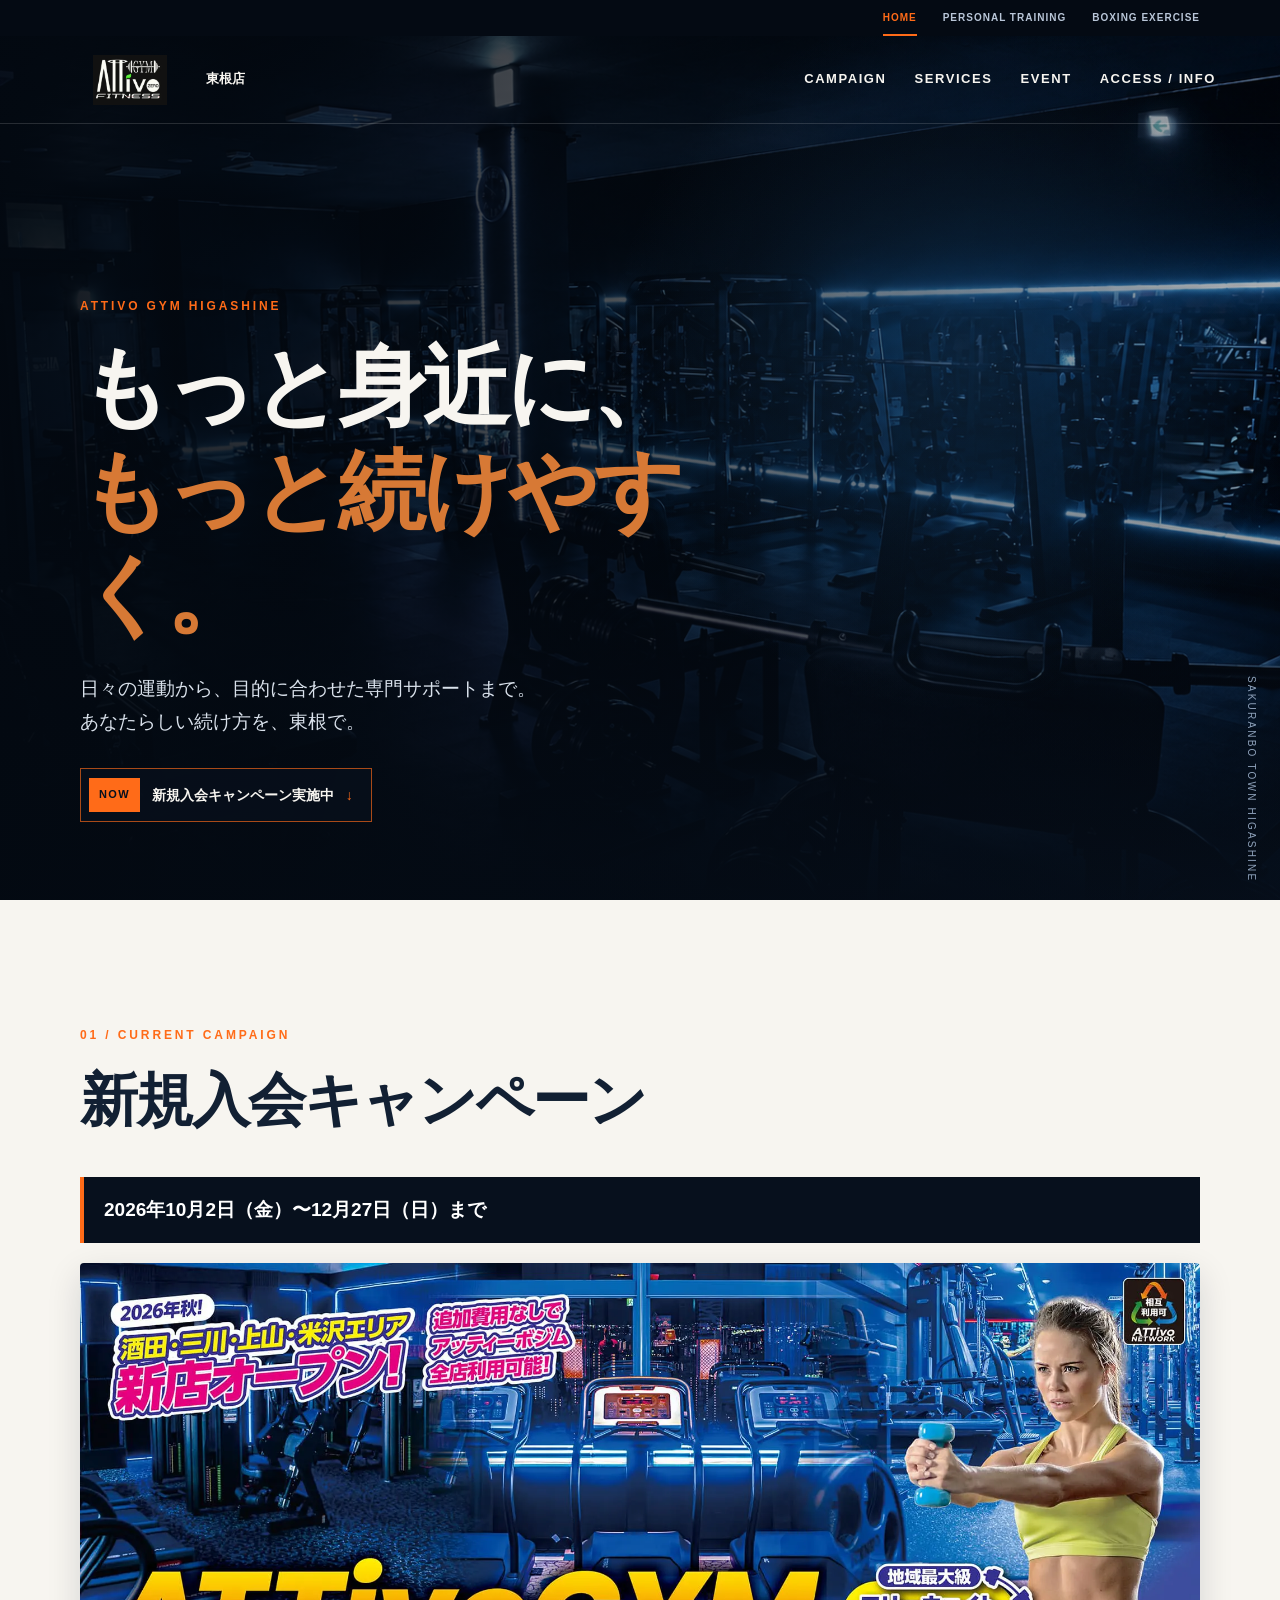
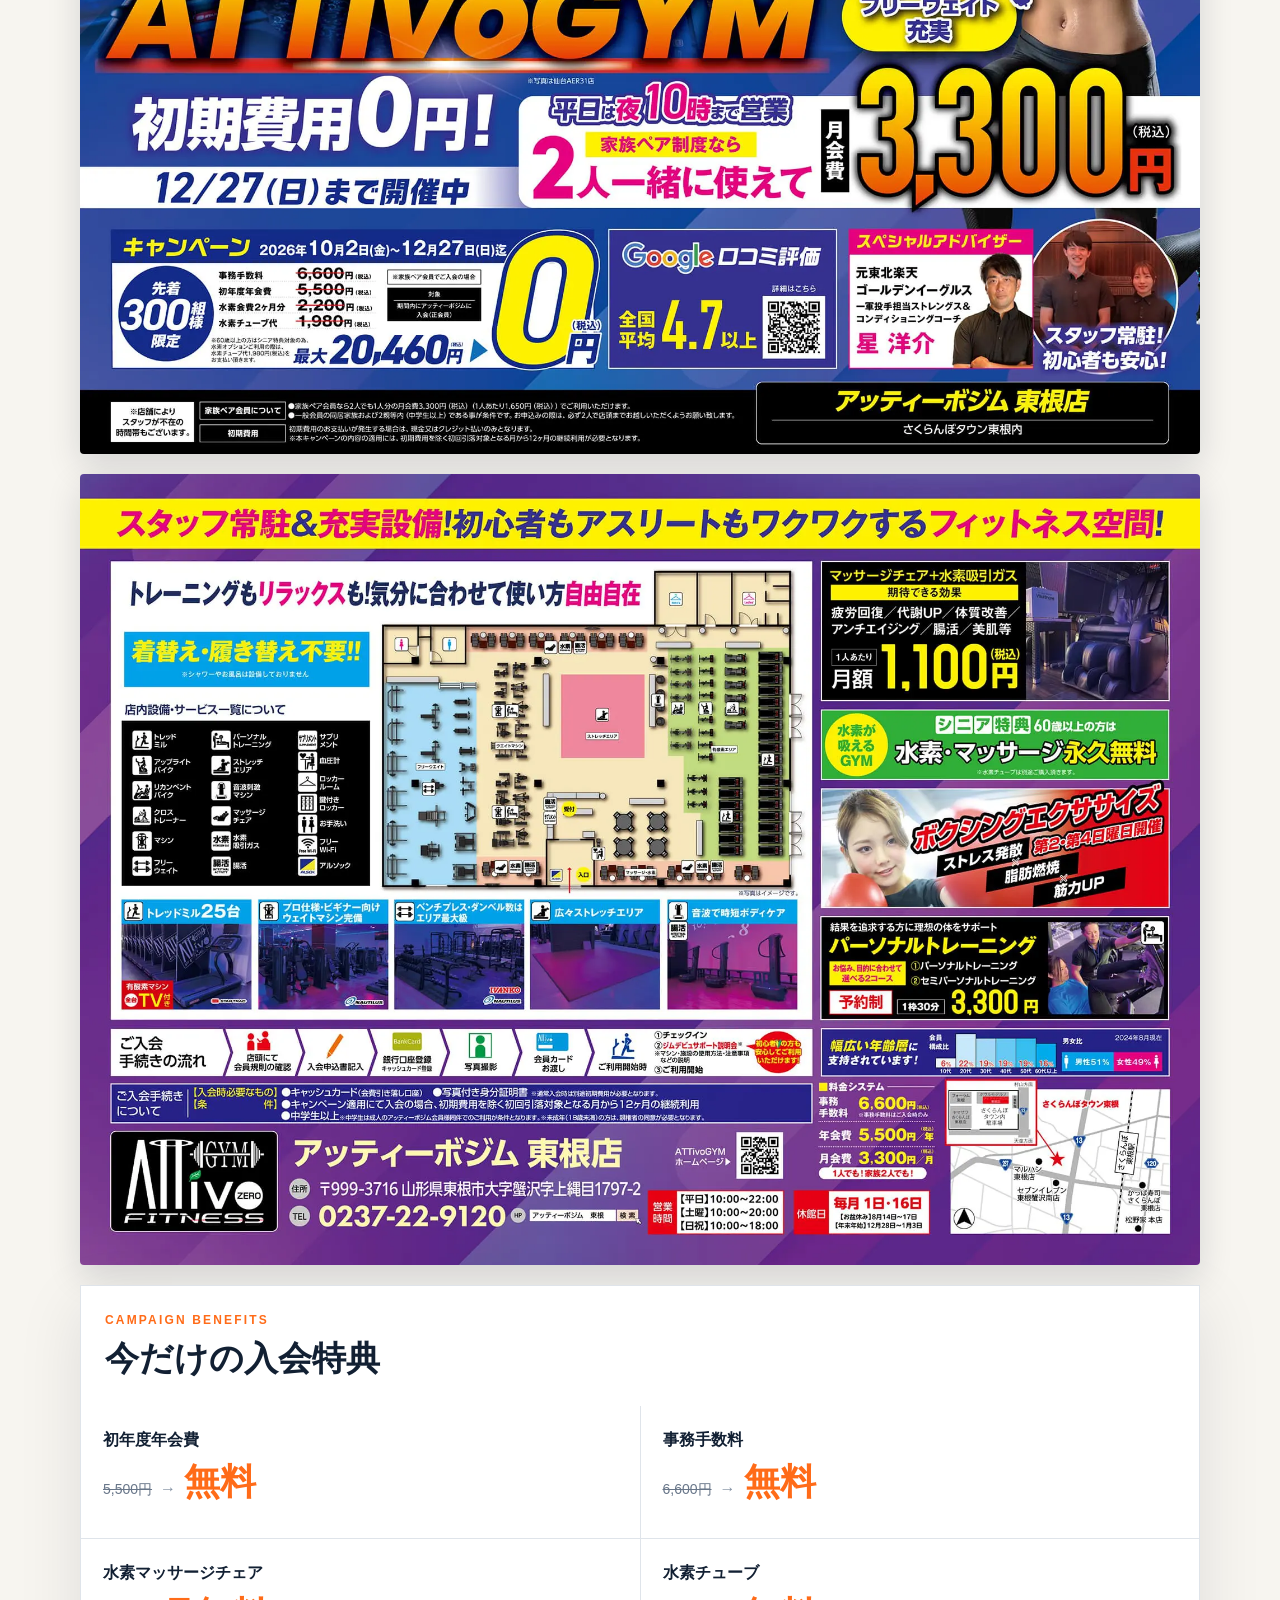
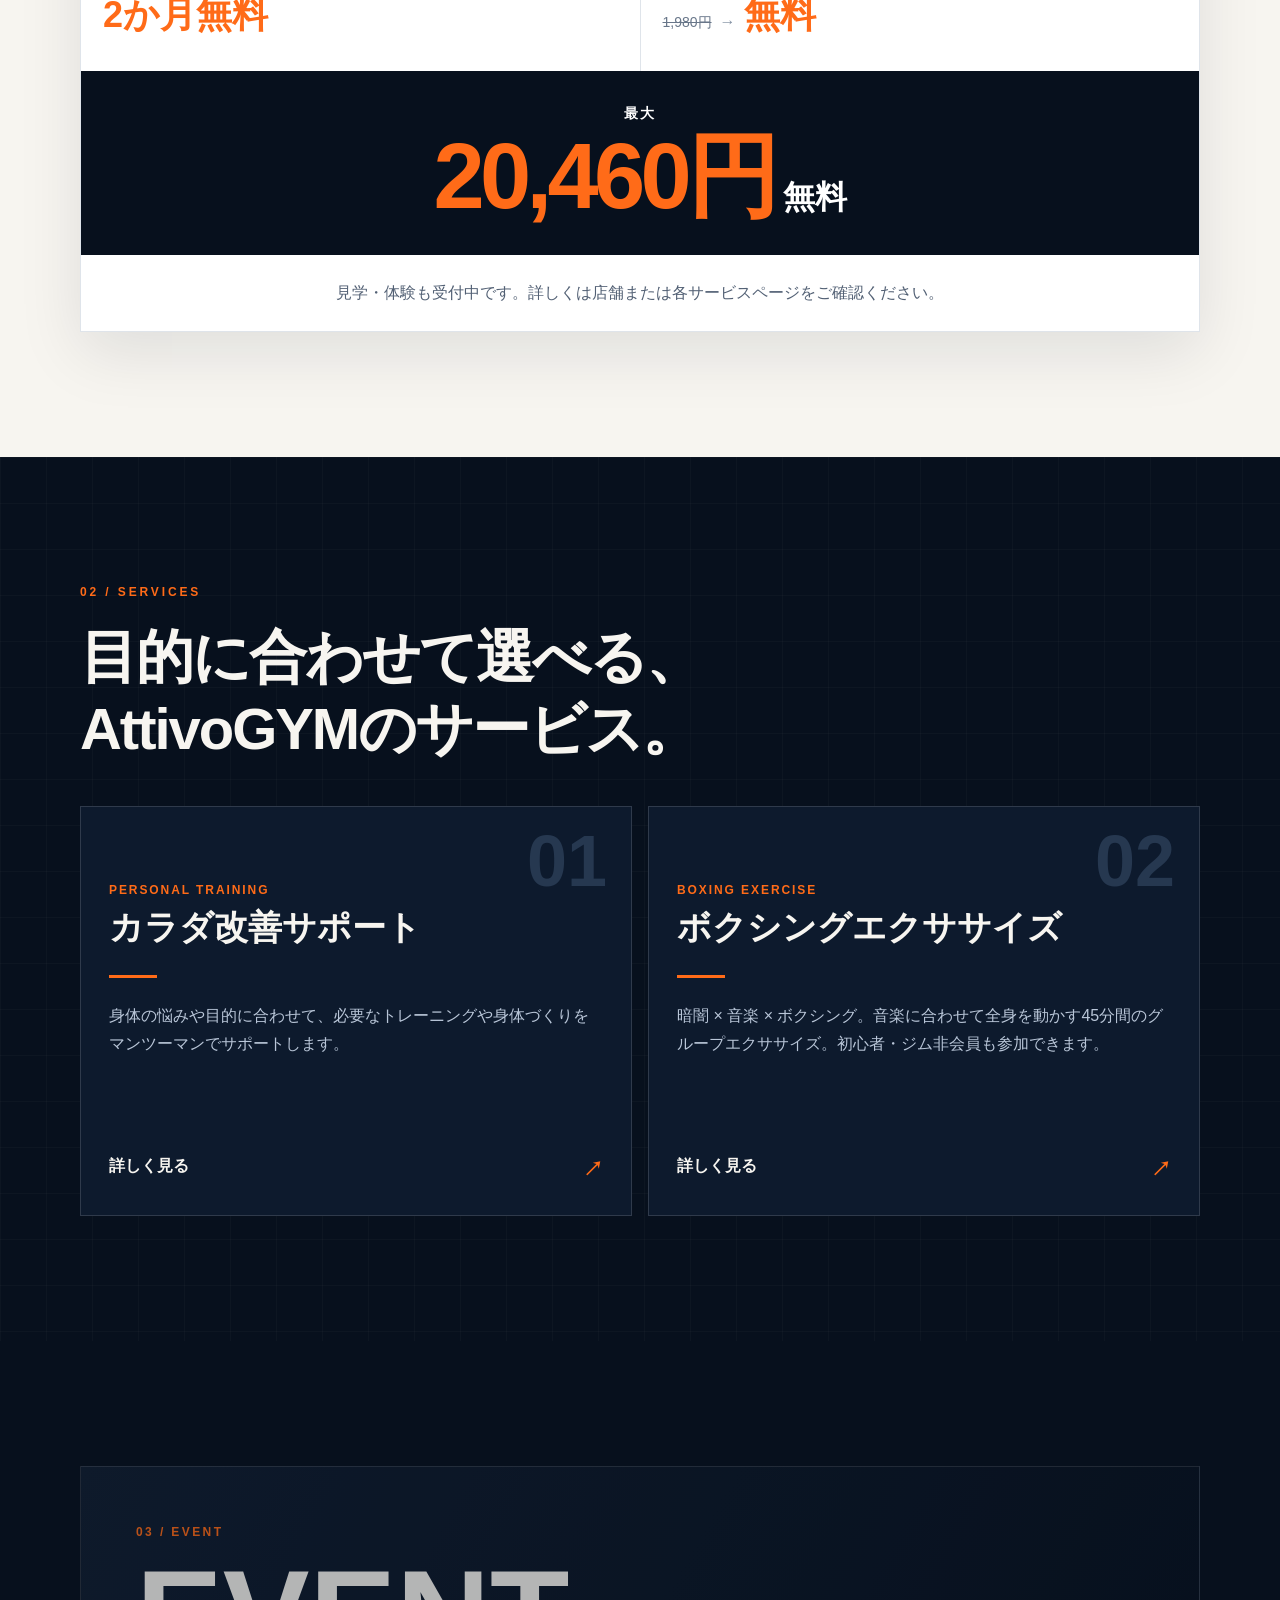
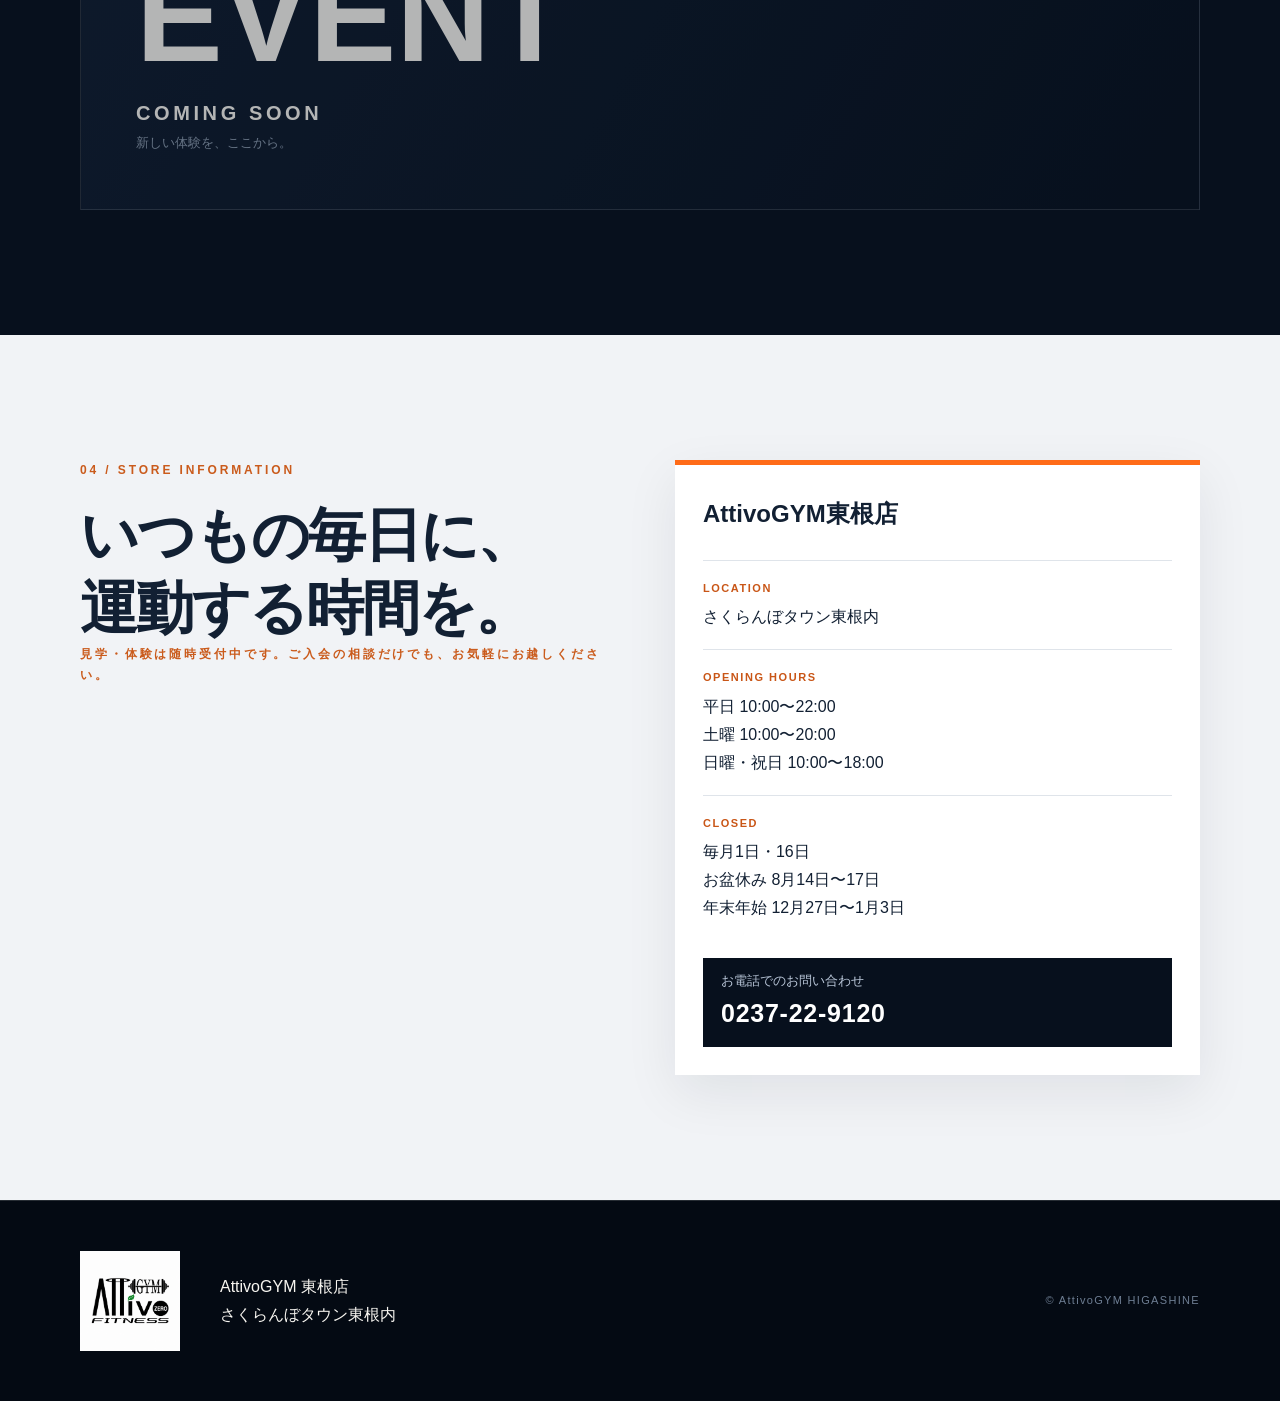
<file: index.html>
<!doctype html>
<html lang="ja">
<head>
  <meta charset="utf-8">
  <meta name="viewport" content="width=device-width, initial-scale=1">
  <meta name="theme-color" content="#07101d">
  <meta name="description" content="山形県東根市のAttivoGYM東根店。月会費3,300円から利用できるフィットネスジム。パーソナルトレーニングやボクシングエクササイズも実施しています。見学・体験受付中。">
  <meta property="og:title" content="AttivoGYM東根店">
  <meta property="og:description" content="山形県東根市のフィットネスジム。目的に合わせたサービスを提供しています。">
  <meta property="og:type" content="website">
  <meta property="og:image" content="assets/images/gym-interior.png">
  <title>AttivoGYM東根店｜山形県東根市のフィットネスジム</title>
  <link rel="stylesheet" href="css/style.css">
  <script src="js/config.js" defer></script>
  <script src="js/main.js" defer></script>
</head>
<body>
  <a class="skip-link" href="#main">本文へ移動</a>
  <nav class="network-nav" aria-label="AttivoGYMサイトナビゲーション">
    <button class="network-nav__toggle" type="button" aria-expanded="false" aria-controls="network-nav-links">ATTIVO MENU <span aria-hidden="true">＋</span></button>
    <div class="network-nav__links" id="network-nav-links">
      <a href="https://attivogym-main.netlify.app/" aria-current="page">HOME</a>
      <a href="https://attivogym.netlify.app/">PERSONAL TRAINING</a>
      <a href="https://attivogym-box.netlify.app/">BOXING EXERCISE</a>
    </div>
  </nav>
  <header class="site-header" id="home">
    <a class="brand" href="#home" aria-label="AttivoGYM東根店 ホーム">
      <img src="assets/images/logo.png" width="476" height="312" alt="AttivoGYM ZERO FITNESS">
      <span>東根店</span>
    </a>
    <button class="menu-button" type="button" aria-expanded="false" aria-controls="global-nav"><span></span><span></span><span></span><span class="sr-only">メニュー</span></button>
    <nav class="global-nav" id="global-nav" aria-label="メインナビゲーション">
      <a href="#campaign">CAMPAIGN</a><a href="#services">SERVICES</a><a href="#event">EVENT</a><a href="#access">ACCESS / INFO</a>
    </nav>
  </header>

  <main id="main">
    <section class="hero" aria-labelledby="hero-title">
      <div class="hero__content">
        <p class="eyebrow">ATTIVO GYM HIGASHINE</p>
        <h1 id="hero-title">もっと身近に、<br><span>もっと続けやすく。</span></h1>
        <p class="hero__lead">日々の運動から、目的に合わせた専門サポートまで。<br>あなたらしい続け方を、東根で。</p>
        <a class="hero__campaign" href="#campaign"><span>NOW</span> 新規入会キャンペーン実施中 <b>↓</b></a>
      </div>
      <p class="hero__location">SAKURANBO TOWN HIGASHINE</p>
    </section>

    <section class="section campaign" id="campaign" aria-labelledby="campaign-heading">
      <div class="container">
        <header class="section-heading"><p>01 / CURRENT CAMPAIGN</p><h2 id="campaign-heading">新規入会キャンペーン</h2></header>
        <div id="campaign-content" aria-live="polite"></div>
      </div>
    </section>

    <section class="section services" id="services" aria-labelledby="services-heading">
      <div class="container">
        <header class="section-heading"><p>02 / SERVICES</p><h2 id="services-heading">目的に合わせて選べる、<br>AttivoGYMのサービス。</h2></header>
        <div class="service-grid" id="service-grid"></div>
      </div>
    </section>

    <section class="section event" id="event" aria-labelledby="event-heading">
      <div class="container"><div id="event-content"></div></div>
    </section>

    <section class="section access" id="access" aria-labelledby="access-heading">
      <div class="container access__grid">
        <header class="section-heading"><p>04 / STORE INFORMATION</p><h2 id="access-heading">いつもの毎日に、<br>運動する時間を。</h2><p class="section-heading__copy">見学・体験は随時受付中です。ご入会の相談だけでも、お気軽にお越しください。</p></header>
        <div class="info-card">
          <h3>AttivoGYM東根店</h3>
          <dl id="store-info"></dl>
          <a class="phone-link" href="tel:0237229120"><small>お電話でのお問い合わせ</small><span>0237-22-9120</span></a>
        </div>
      </div>
    </section>
  </main>

  <footer class="site-footer"><div class="container"><img src="assets/images/footer-logo.png" width="1254" height="1254" alt="AttivoGYM ZERO FITNESS"><div><p>AttivoGYM 東根店</p><p>さくらんぼタウン東根内</p></div><p class="copyright">© AttivoGYM HIGASHINE</p></div></footer>
</body>
</html>
</file>
<file: css/style.css>
﻿:root{--navy:#07101d;--navy-2:#0d1a2d;--ink:#122033;--orange:#ff6b18;--orange-soft:#d77935;--white:#f7f5f0;--muted:#b9c6d8;--line:rgba(255,255,255,.14);--max:1120px}
*{box-sizing:border-box}
html{scroll-behavior:smooth;scroll-padding-top:76px}
body{margin:0;background:var(--navy);color:var(--white);font-family:"Helvetica Neue","Noto Sans JP","Yu Gothic",Arial,sans-serif;font-size:16px;line-height:1.75;overflow-x:hidden}
img{display:block;max-width:100%}
a{color:inherit}
.sr-only{position:absolute;width:1px;height:1px;padding:0;margin:-1px;overflow:hidden;clip:rect(0,0,0,0);white-space:nowrap;border:0}
.skip-link{position:fixed;left:1rem;top:-100px;z-index:1000;background:#fff;color:#07101d;padding:.75rem 1rem}
.skip-link:focus{top:1rem}
.container{width:min(calc(100% - 40px),var(--max));margin-inline:auto}
.network-nav{position:absolute;z-index:40;inset:0 0 auto;height:36px;background:#040a13;border-bottom:1px solid rgba(255,255,255,.12);font-size:10px;font-weight:800;letter-spacing:.1em}
.network-nav__toggle{width:100%;height:36px;padding:0 20px;display:flex;align-items:center;justify-content:space-between;border:0;background:transparent;color:#fff;font:inherit;letter-spacing:inherit;cursor:pointer}
.network-nav__links{display:none;background:#040a13;padding:8px 20px 16px;border-bottom:1px solid rgba(255,255,255,.12)}
.network-nav__links.is-open{display:grid}
.network-nav__links a{min-height:44px;display:flex;align-items:center;color:#b9c6d8;text-decoration:none;border-bottom:1px solid rgba(255,255,255,.1)}
.network-nav__links a[aria-current="page"]{color:var(--orange)}
.network-nav :focus-visible{outline:2px solid #fff;outline-offset:-3px}
.site-header{position:absolute;z-index:20;top:36px;left:0;width:100%;height:76px;padding:10px 20px;display:flex;align-items:center;justify-content:space-between;border-bottom:1px solid var(--line)}
.brand{display:flex;align-items:center;gap:10px;text-decoration:none;font-weight:800;font-size:13px}
.brand img{width:112px;height:50px;object-fit:contain}
.menu-button{width:48px;height:48px;border:0;background:transparent;display:grid;place-content:center;gap:5px;color:#fff;cursor:pointer}
.menu-button>span:not(.sr-only){display:block;width:25px;height:2px;background:currentColor;transition:.2s}
.global-nav{position:fixed;inset:76px 0 auto;display:none;background:rgba(7,16,29,.98);padding:20px;border-bottom:1px solid var(--line)}
.global-nav.is-open{display:grid}
.global-nav a{min-height:52px;display:flex;align-items:center;border-bottom:1px solid var(--line);font-size:13px;font-weight:800;letter-spacing:.12em;text-decoration:none}
.hero{position:relative;min-height:100svh;display:flex;align-items:flex-end;padding:130px 20px 64px;background:linear-gradient(90deg,rgba(3,9,17,.94) 0%,rgba(3,9,17,.67) 55%,rgba(3,9,17,.28) 100%),linear-gradient(0deg,rgba(7,16,29,.98),transparent 45%),url("../assets/images/gym-interior.png") center/cover no-repeat}
.hero::before{content:"";position:absolute;inset:0;background:radial-gradient(circle at 75% 40%,rgba(54,141,218,.18),transparent 32%);pointer-events:none}
.hero__content{position:relative;z-index:1;width:min(100%,var(--max));margin-inline:auto}
.eyebrow,.section-heading>p{margin:0 0 18px;color:var(--orange);font-weight:800;font-size:12px;letter-spacing:.24em}
.hero h1{margin:0;max-width:760px;font-size:clamp(42px,10vw,88px);line-height:1.18;letter-spacing:-.045em}
.hero h1 span{color:var(--orange-soft)}
.hero__lead{margin:25px 0 30px;color:#d9e1eb;font-size:clamp(16px,2.2vw,19px)}
.hero__campaign{width:fit-content;min-height:54px;display:flex;align-items:center;gap:12px;padding:7px 18px 7px 8px;border:1px solid rgba(255,107,24,.65);background:rgba(7,16,29,.72);text-decoration:none;font-size:14px;font-weight:700}
.hero__campaign span{padding:7px 10px;background:var(--orange);color:var(--navy);font-size:11px;letter-spacing:.12em}
.hero__campaign b{color:var(--orange)}
.hero__location{position:absolute;right:20px;bottom:18px;margin:0;color:#8fa2bb;font-size:10px;letter-spacing:.22em;writing-mode:vertical-rl}
.section{padding:90px 0}
.section-heading{margin-bottom:40px}
.section-heading h2{margin:0;font-size:clamp(32px,7vw,58px);line-height:1.25;letter-spacing:-.035em}
.section-heading__copy{max-width:560px;margin-top:25px;color:var(--muted)}
.campaign{background:var(--white);color:var(--ink)}
.campaign-card{display:grid;gap:20px}
.campaign-card__period{margin:0;padding:18px 20px;background:var(--navy);color:#fff;border-left:4px solid var(--orange);font-size:clamp(15px,4vw,19px);font-weight:800;line-height:1.6}
.campaign-visuals{display:grid;gap:20px}
.campaign-visuals img{width:100%;height:auto;border-radius:4px;box-shadow:0 12px 34px rgba(11,24,41,.14)}
.campaign-details{overflow:hidden;background:#fff;border:1px solid #dfe4ea;box-shadow:0 20px 60px rgba(11,24,41,.1)}
.campaign-details__heading{padding:24px}
.campaign-details__heading p{margin:0;color:var(--orange);font-size:12px;font-weight:800;letter-spacing:.18em}
.campaign-details__heading h4{margin:5px 0 0;font-size:clamp(23px,6vw,34px);line-height:1.35}
.benefit-grid{display:grid;grid-template-columns:1fr;gap:1px;background:#dfe4ea}
.benefit{min-height:112px;padding:20px 22px;background:#fff}
.benefit p,.benefit small,.benefit strong{margin:0}
.benefit p{display:block;margin-bottom:5px;font-weight:800}
.benefit small{color:#687689;font-size:14px;text-decoration-line:line-through}
.benefit span{margin:0 8px;color:#8290a2}
.benefit strong{color:var(--orange);font-size:clamp(24px,7vw,36px);line-height:1.25}
.discount{display:flex;align-items:baseline;justify-content:center;flex-wrap:wrap;padding:30px 18px;background:var(--navy);color:#fff}
.discount p{width:100%;margin:0 0 4px;text-align:center;font-size:14px;font-weight:800;letter-spacing:.12em}
.discount strong{color:var(--orange);font-size:clamp(48px,14vw,92px);line-height:1;letter-spacing:-.05em}
.discount span{margin-left:8px;font-size:clamp(20px,5vw,32px);font-weight:900}
.campaign-card__message{margin:0;padding:24px;color:#526074;text-align:center}
.campaign-empty{padding:40px;background:#fff;border-left:5px solid var(--orange)}
.services{background:var(--navy);background-image:linear-gradient(rgba(255,255,255,.025) 1px,transparent 1px),linear-gradient(90deg,rgba(255,255,255,.025) 1px,transparent 1px);background-size:46px 46px}
.service-grid{display:grid;gap:16px}
.service-card{position:relative;min-height:410px;padding:28px;display:flex;flex-direction:column;background:var(--navy-2);border:1px solid var(--line);text-decoration:none;transition:transform .25s,border-color .25s}
.service-card:hover{transform:translateY(-5px);border-color:var(--orange)}
.service-card:focus-visible,.hero__campaign:focus-visible,.global-nav a:focus-visible,.phone-link:focus-visible{outline:3px solid #fff;outline-offset:4px}
.service-card__number{position:absolute;right:24px;top:18px;color:#263850;font-size:72px;font-weight:900;line-height:1}
.service-card>p:first-of-type{position:relative;margin:45px 0 4px;color:var(--orange);font-size:12px;font-weight:800;letter-spacing:.16em}
.service-card h3{position:relative;margin:0;font-size:clamp(25px,5vw,34px);line-height:1.35}
.service-card__line{width:48px;height:3px;margin:24px 0;background:var(--orange)}
.service-card .service-card__description{margin:0;color:var(--muted)}
.service-card__cta{margin-top:auto;padding-top:25px;font-weight:800}
.service-card__cta b{float:right;color:var(--orange);font-size:20px}
.event{padding-top:0}
.event-card{position:relative;min-height:300px;padding:34px;display:flex;flex-direction:column;justify-content:center;background:linear-gradient(120deg,#111e31,#07101d);border:1px solid var(--line);text-decoration:none}
.event-card>span{color:var(--orange);font-size:12px;font-weight:800;letter-spacing:.2em}
.event-card h2{margin:8px 0 0;font-size:clamp(55px,15vw,130px);line-height:1}
.event-card>p{margin:15px 0 0;font-size:20px;font-weight:800;letter-spacing:.18em}
.event-card>small{color:#8998ab}
.event-card.is-disabled{cursor:not-allowed;opacity:.72}
.access{background:#f1f3f6;color:var(--ink)}
.access .section-heading>p{color:#ca5b1c}
.info-card{padding:28px;background:#fff;border-top:5px solid var(--orange);box-shadow:0 18px 50px rgba(11,24,41,.08)}
.info-card h3{margin:0 0 25px;font-size:24px}
.info-card dl{margin:0}
.info-card dl>div{padding:18px 0;border-top:1px solid #dfe4ea}
.info-card dt{color:#c95617;font-size:11px;font-weight:800;letter-spacing:.14em}
.info-card dd{margin:5px 0 0}
.phone-link{margin-top:18px;min-height:74px;padding:11px 18px;display:flex;flex-direction:column;justify-content:center;background:var(--navy);color:#fff;text-decoration:none}
.phone-link small{color:var(--muted)}
.phone-link span{font-size:25px;font-weight:800;letter-spacing:.03em}
.site-footer{padding:50px 0;background:#040a13;border-top:1px solid var(--line)}
.site-footer .container{display:grid;grid-template-columns:100px 1fr;align-items:center;gap:20px}
.site-footer img{width:100px;height:auto;object-fit:contain}
.site-footer p{margin:0}
.copyright{grid-column:1/-1;padding-top:25px;color:#6e7e93;font-size:11px;letter-spacing:.12em}
@media(min-width:760px){.site-header{height:88px;padding-inline:5vw}
.brand img{width:132px}
.menu-button{display:none}
.global-nav{position:static;display:flex;background:none;padding:0;border:0;gap:28px}
.global-nav a{min-height:44px;border:0}
.hero{padding:160px 5vw 78px}
.container{width:min(calc(100% - 10vw),var(--max))}
.section{padding:125px 0}
.benefit-grid{grid-template-columns:repeat(2,1fr)}
.benefit{min-height:132px}
.service-grid{grid-template-columns:repeat(2,1fr)}
.event-card{padding:55px}
.access__grid{display:grid;grid-template-columns:1fr 1fr;gap:70px;align-items:start}
.site-footer .container{grid-template-columns:120px 1fr auto}
.copyright{grid-column:auto;padding:0}
}
@media(min-width:760px){.network-nav__toggle{display:none}.network-nav__links{height:36px;padding:0 max(5vw,calc((100% - 1120px)/2));display:flex;justify-content:flex-end;gap:26px;border:0}.network-nav__links a{min-height:36px;border:0}.network-nav__links a[aria-current="page"]{box-shadow:inset 0 -2px var(--orange)}}
@media(prefers-reduced-motion:reduce){html{scroll-behavior:auto}
*,*::before,*::after{transition-duration:.01ms!important;animation-duration:.01ms!important;animation-iteration-count:1!important}
}
</file>
